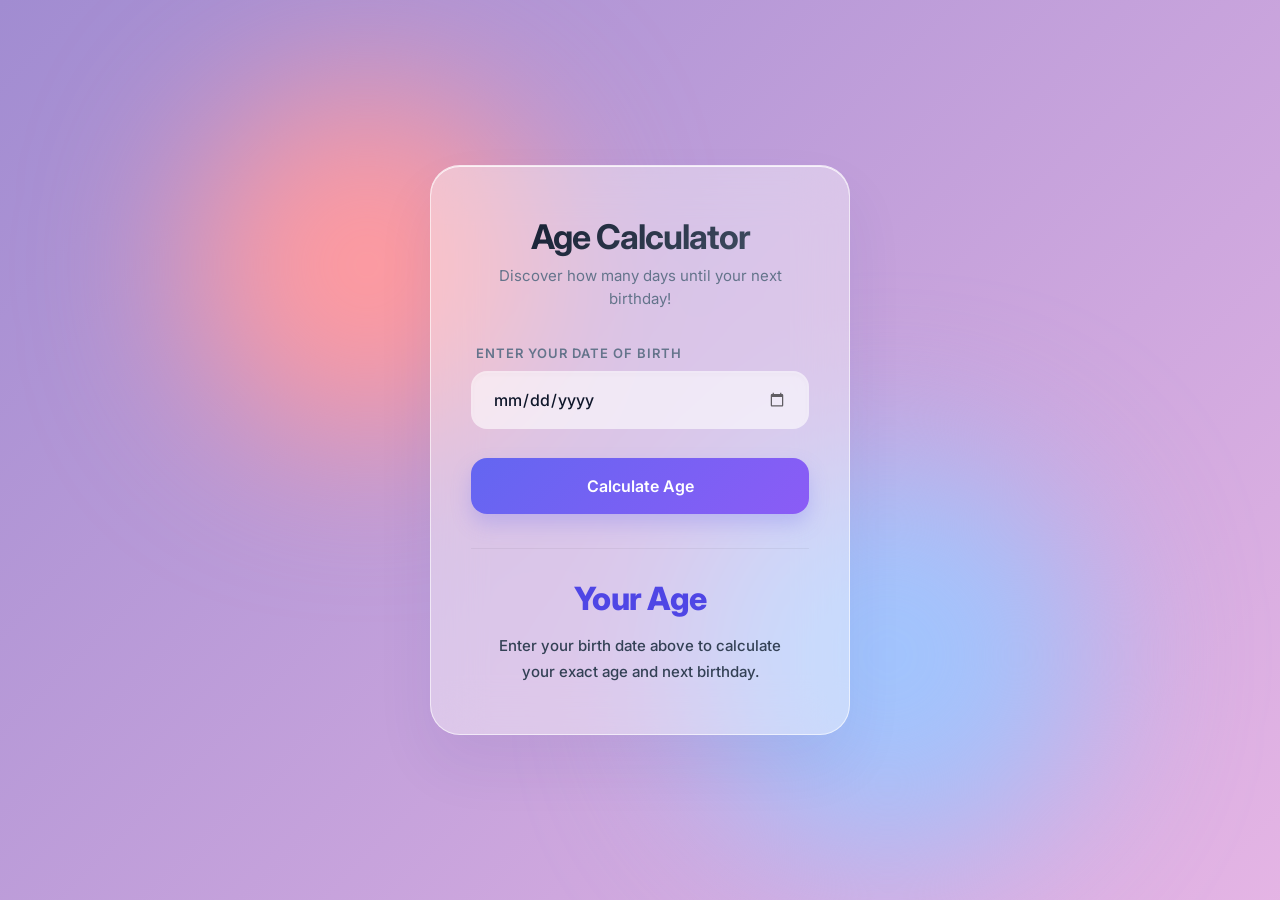
<file: how old am I/index.html>
<!DOCTYPE html>
<html lang="en">

<head>
  <meta charset="UTF-8">
  <meta name="viewport" content="width=device-width, initial-scale=1.0">
  <title>Age Calculator Pro</title>
  <link rel="stylesheet" href="style.css">
  <!-- Google Fonts for modern typography -->
  <link rel="preconnect" href="https://fonts.googleapis.com">
  <link rel="preconnect" href="https://fonts.gstatic.com" crossorigin>
  <link href="https://fonts.googleapis.com/css2?family=Outfit:wght@300;400;600;800&display=swap" rel="stylesheet">
</head>

<body>
  <div class="background-decor decor-1"></div>
  <div class="background-decor decor-2"></div>

  <div class="age-container">
    <h1>Age Calculator</h1>
    <p class="subtitle">Discover how many days until your next birthday!</p>
    <div class="form">
      <div class="input-group">
        <label for="birthday" id="label">Enter your date of birth</label>
        <input type="date" id="birthday" name="birthday">
      </div>
      <button type="button" id="calculate-age">Calculate Age</button>

      <div class="results-container">
        <p id="result">Your Age</p>
        <p id="extra-info">Enter your birth date above to calculate your exact age and next birthday.</p>
      </div>
    </div>
  </div>
  <script src="index.js"></script>
</body>

</html>
</file>
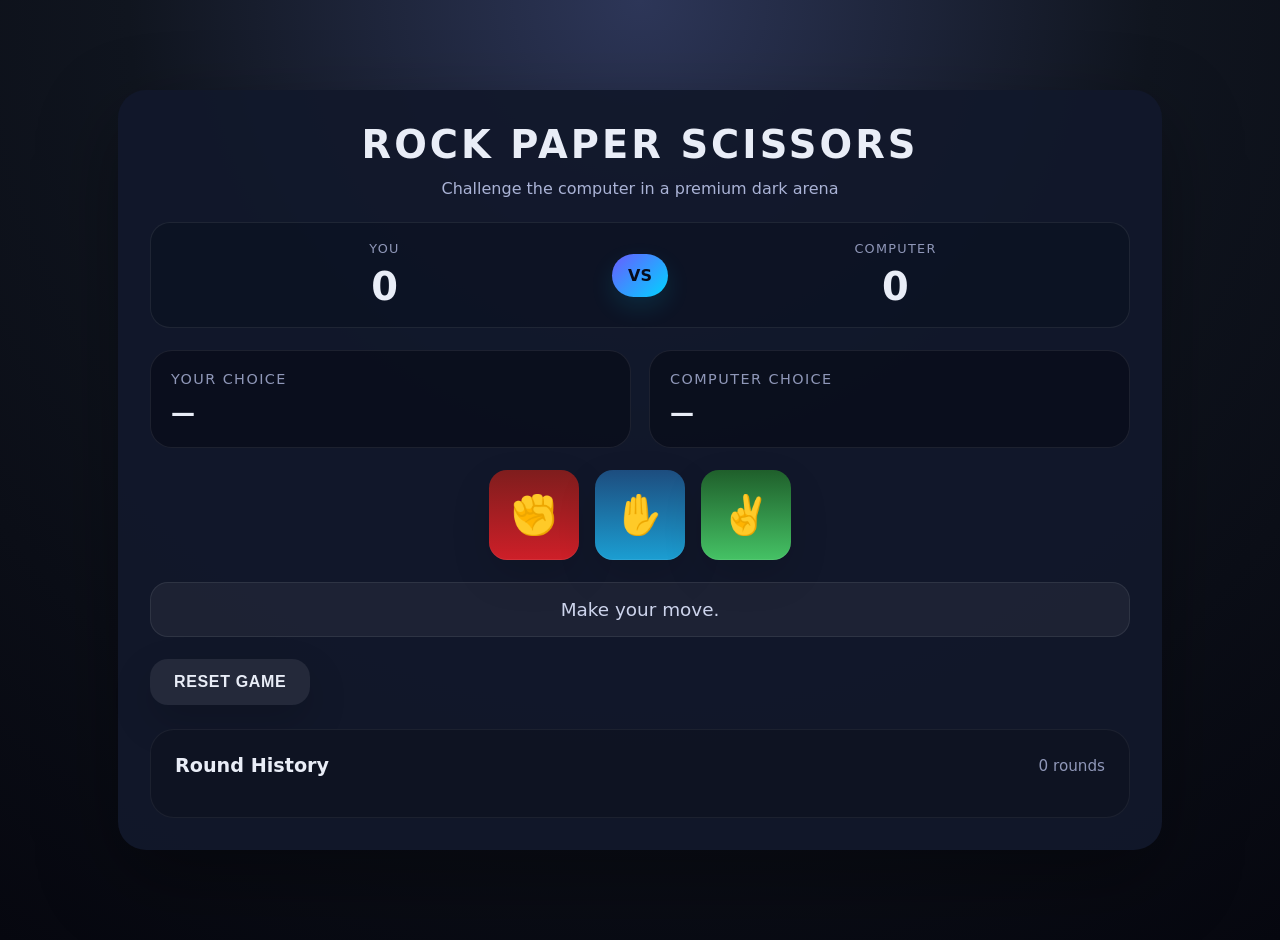
<file: Rock Paper Scissor/index.html>
<!DOCTYPE html>
<html lang="en">
<head>
  <meta charset="UTF-8">
  <meta name="viewport" content="width=device-width, initial-scale=1.0">
  <title>Rock Paper Scissors</title>
  <link rel="stylesheet" href="style.css">
</head>
<body>
  <div class="container">
    <header class="header">
      <h1>Rock Paper Scissors</h1>
      <p class="subtitle">Challenge the computer in a premium dark arena</p>
    </header>

    <section class="panel">
      <div class="scoreboard">
        <div class="score-item">
          <span class="score-label" id="player-one-label">You</span>
          <span id="user-score">0</span>
        </div>
        <div class="vs-badge">VS</div>
        <div class="score-item">
          <span class="score-label" id="player-two-label">Computer</span>
          <span id="comp-score">0</span>
        </div>
      </div>

      <div class="battlefield">
        <div class="choice-card user-card">
          <span class="choice-title">Your Choice</span>
          <span id="user-choice" class="choice-value">—</span>
        </div>
        <div class="choice-card comp-card">
          <span class="choice-title">Computer Choice</span>
          <span id="comp-choice" class="choice-value">—</span>
        </div>
      </div>

      <div class="buttons">
        <button class="move-button" id="rock" data-choice="rock">✊</button>
        <button class="move-button" id="paper" data-choice="paper">✋</button>
        <button class="move-button" id="scissor" data-choice="scissor">✌️</button>
      </div>

      <p class="result" id="result">Make your move.</p>

      <div class="actions">
        <button id="reset-btn" class="reset-button">Reset Game</button>
      </div>
    </section>

    <section class="history-panel">
      <div class="history-header">
        <h2>Round History</h2>
        <span id="round-counter">0 rounds</span>
      </div>
      <ul id="history-list" class="history-list"></ul>
    </section>
  </div>
  <script src="index.js"></script>
</body>
</html>
</file>
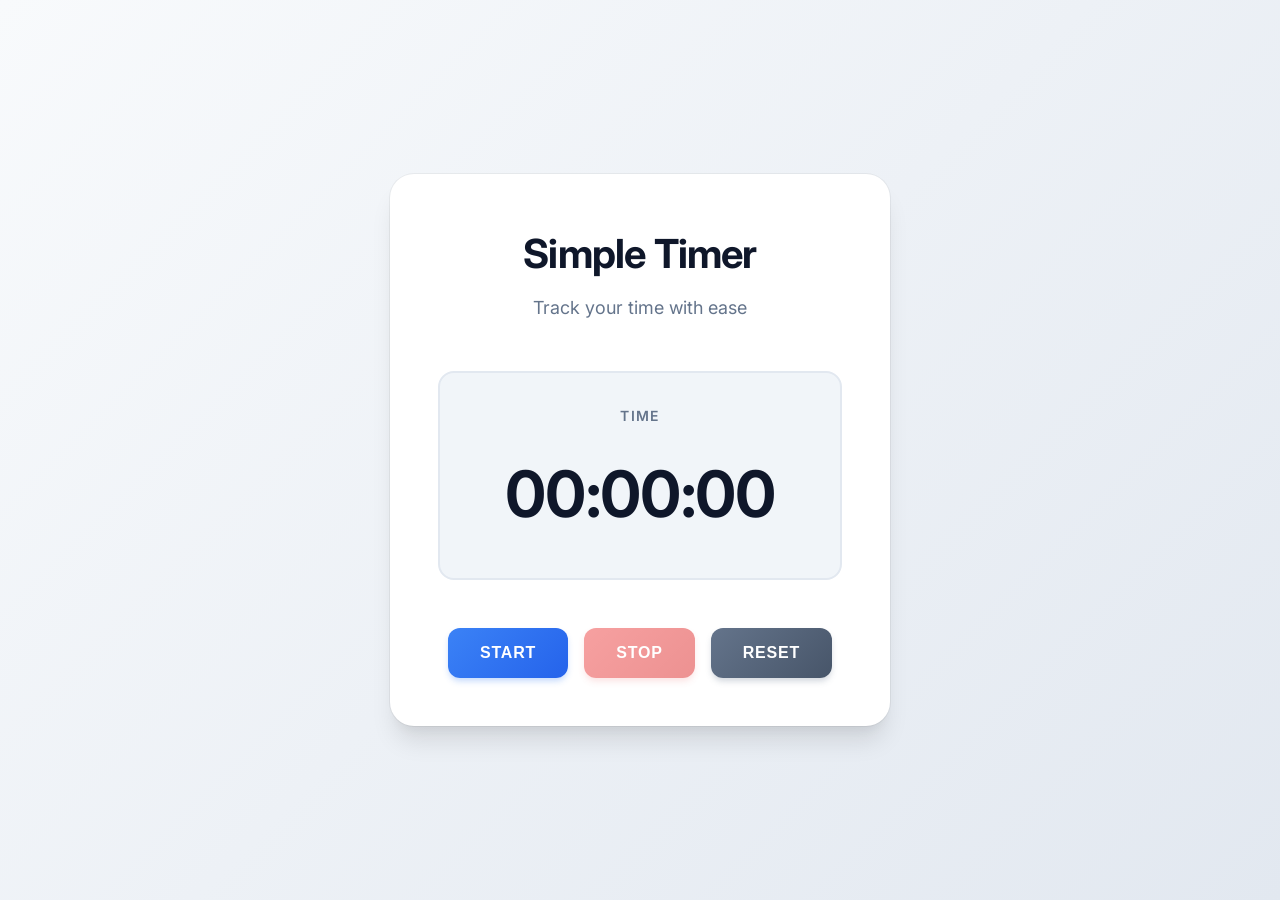
<file: timer/index.html>
<!DOCTYPE html>
<html lang="en">
<head>
  <meta charset="UTF-8">
  <meta name="viewport" content="width=device-width, initial-scale=1.0">
  <title>Simple Timer</title>
  <link rel="stylesheet" href="style.css">
  <link href="https://fonts.googleapis.com/css2?family=Inter:wght@300;400;500;600;700&display=swap" rel="stylesheet">
</head>
<body>
  <main class="container">
    <header class="header">
      <h1 class="title">Simple Timer</h1>
      <p class="subtitle">Track your time with ease</p>
    </header>
    
    <section class="timer-section">
      <div class="timer-display">
        <div class="timer-label">Time</div>
        <div class="timer">00:00:00</div>
      </div>
    </section>
    
    <section class="controls">
      <div class="button-group">
        <button id="start" class="btn btn-primary">
          <span class="btn-icon">Start</span>
        </button>
        <button id="stop" class="btn btn-secondary" disabled>
          <span class="btn-icon">Stop</span>
        </button>
        <button id="reset" class="btn btn-tertiary">
          <span class="btn-icon">Reset</span>
        </button>
      </div>
    </section>
  </main>
  <script src="index.js"></script>
</body>
</html>
</file>
<file: how old am I/style.css>
@import url('https://fonts.googleapis.com/css2?family=Inter:wght@300;400;500;600;700&display=swap');

:root {
  --bg-color: #f8fafc;
  --text-main: #0f172a;
  --text-muted: #64748b;
  --glass-bg: rgba(255, 255, 255, 0.4);
  --glass-border: rgba(255, 255, 255, 0.6);
  --glass-shadow: rgba(31, 38, 135, 0.07);
  --primary: #6366f1;
  --primary-hover: #4f46e5;
  --accent: #ec4899;
}

* {
  box-sizing: border-box;
  margin: 0;
  padding: 0;
}

body {
  font-family: 'Inter', sans-serif;
  min-height: 100vh;
  display: flex;
  align-items: center;
  justify-content: center;
  color: var(--text-main);
  /* Animated Mesh Gradient Background */
  background: linear-gradient(-45deg, #e0c3fc, #8ec5fc, #fbc2eb, #a18cd1);
  background-size: 400% 400%;
  animation: gradientBG 15s ease infinite;
  padding: 20px;
  overflow: hidden;
}

@keyframes gradientBG {
  0% {
    background-position: 0% 50%;
  }

  50% {
    background-position: 100% 50%;
  }

  100% {
    background-position: 0% 50%;
  }
}


.background-decor {
  position: absolute;
  border-radius: 50%;
  filter: blur(80px);
  z-index: -1;
  animation: float 10s ease-in-out infinite;
}

.decor-1 {
  width: 350px;
  height: 350px;
  background-color: #ff9a9e;
  top: 10%;
  left: 15%;
  animation-delay: 0s;
}

.decor-2 {
  width: 400px;
  height: 400px;
  background-color: #a1c4fd;
  bottom: 5%;
  right: 15%;
  animation-delay: -5s;
}

@keyframes float {
  0% {
    transform: translateY(0px) scale(1);
  }

  50% {
    transform: translateY(-30px) scale(1.05);
  }

  100% {
    transform: translateY(0px) scale(1);
  }
}

/* Main Container - Advanced Glassmorphism */
.age-container {
  background: var(--glass-bg);
  backdrop-filter: blur(25px);
  -webkit-backdrop-filter: blur(25px);
  border: 1px solid var(--glass-border);
  box-shadow: 0 30px 60px var(--glass-shadow), inset 0 1px 0 rgba(255, 255, 255, 0.8);
  border-radius: 30px;
  width: 100%;
  max-width: 420px;
  padding: 50px 40px;
  text-align: center;
  position: relative;
  z-index: 10;
  transform: translateY(0);
  transition: all 0.4s cubic-bezier(0.175, 0.885, 0.32, 1.275);
}

.age-container:hover {
  transform: translateY(-8px);
  box-shadow: 0 40px 80px rgba(31, 38, 135, 0.12), inset 0 1px 0 rgba(255, 255, 255, 1);
}

h1 {
  font-size: 34px;
  font-weight: 700;
  letter-spacing: -1px;
  background: linear-gradient(135deg, var(--text-main) 0%, #475569 100%);
  -webkit-background-clip: text;
  -webkit-text-fill-color: transparent;
  margin-bottom: 8px;
}

.subtitle {
  font-size: 15px;
  color: var(--text-muted);
  font-weight: 400;
  margin-bottom: 35px;
  line-height: 1.5;
}

.form {
  display: flex;
  flex-direction: column;
  gap: 24px;
}

.input-group {
  display: flex;
  flex-direction: column;
  align-items: flex-start;
  gap: 10px;
  text-align: left;
}

#label {
  font-size: 13px;
  font-weight: 600;
  color: var(--text-muted);
  text-transform: uppercase;
  letter-spacing: 1px;
  margin-left: 5px;
}

/* Premium Input Field */
#birthday {
  width: 100%;
  padding: 16px 20px;
  font-size: 16px;
  font-family: inherit;
  font-weight: 500;
  color: var(--text-main);
  background: rgba(255, 255, 255, 0.6);
  border: 2px solid transparent;
  border-radius: 16px;
  outline: none;
  transition: all 0.3s ease;
  box-shadow: inset 0 2px 4px rgba(0, 0, 0, 0.02);
}

#birthday::-webkit-calendar-picker-indicator {
  cursor: pointer;
  opacity: 0.6;
  transition: 0.2s;
}

#birthday::-webkit-calendar-picker-indicator:hover {
  opacity: 1;
}

#birthday:focus {
  background: rgba(255, 255, 255, 0.9);
  border-color: rgba(99, 102, 241, 0.4);
  box-shadow: 0 0 0 4px rgba(99, 102, 241, 0.1), inset 0 2px 4px rgba(0, 0, 0, 0.02);
}

/* Beautiful Glowing Button */
#calculate-age {
  width: 100%;
  padding: 18px;
  font-size: 16px;
  font-weight: 600;
  font-family: inherit;
  color: white;
  background: linear-gradient(135deg, var(--primary) 0%, #8b5cf6 100%);
  border: none;
  border-radius: 16px;
  cursor: pointer;
  position: relative;
  overflow: hidden;
  transition: all 0.3s ease;
  box-shadow: 0 10px 20px rgba(99, 102, 241, 0.25);
  margin-top: 5px;
}

#calculate-age::before {
  content: '';
  position: absolute;
  top: 0;
  left: -100%;
  width: 100%;
  height: 100%;
  background: linear-gradient(90deg, transparent, rgba(255, 255, 255, 0.2), transparent);
  transition: all 0.5s ease;
}

#calculate-age:hover {
  transform: translateY(-2px);
  box-shadow: 0 15px 25px rgba(99, 102, 241, 0.4);
  background: linear-gradient(135deg, var(--primary-hover) 0%, #7c3aed 100%);
}

#calculate-age:hover::before {
  left: 100%;
}

#calculate-age:active {
  transform: translateY(1px);
  box-shadow: 0 5px 10px rgba(99, 102, 241, 0.2);
}

/* Results Section with Fade-in effect */
.results-container {
  margin-top: 10px;
  padding-top: 30px;
  border-top: 1px solid rgba(0, 0, 0, 0.05);
  position: relative;
}

#result {
  font-size: 32px;
  font-weight: 800;
  color: var(--primary-hover);
  margin-bottom: 15px;
  letter-spacing: -0.5px;
}

#extra-info {
  font-size: 15px;
  color: #334155;
  line-height: 1.7;
  font-weight: 500;
  white-space: pre-line;
  padding: 0 10px;
}

/* Responsiveness */
@media (max-width: 480px) {
  .age-container {
    padding: 40px 25px;
    border-radius: 24px;
  }

  h1 {
    font-size: 28px;
  }
}
</file>
<file: Rock Paper Scissor/style.css>
body {
  margin: 0;
  padding: 20px;
  min-height: 100vh;
  display: flex;
  align-items: center;
  justify-content: center;
  font-family: 'Inter', system-ui, sans-serif;
  color: #e9edf7;
  background: radial-gradient(circle at top, #2d3658 0%, #10151f 45%, #06070f 100%);
}

.container {
  width: min(100%, 980px);
  padding: 32px;
  border-radius: 28px;
  background: rgba(18, 24, 43, 0.94);
  box-shadow: 0 28px 80px rgba(0, 0, 0, 0.35);
  display: grid;
  gap: 24px;
}

.header {
  text-align: center;
}

.header h1 {
  margin: 0;
  font-size: clamp(2rem, 3vw, 3.4rem);
  letter-spacing: 0.08em;
  text-transform: uppercase;
}

.subtitle {
  margin: 12px auto 0;
  color: #aab3d6;
  max-width: 680px;
  font-size: 1rem;
}

.panel {
  display: grid;
  gap: 22px;
}


.scoreboard {
  display: grid;
  grid-template-columns: 1fr auto 1fr;
  align-items: center;
  gap: 16px;
  padding: 18px 22px;
  border: 1px solid rgba(255, 255, 255, 0.08);
  border-radius: 20px;
  background: rgba(12, 18, 34, 0.72);
}

.score-item {
  display: grid;
  gap: 8px;
  text-align: center;
}

.score-label {
  color: #8f97b8;
  text-transform: uppercase;
  letter-spacing: 0.1em;
  font-size: 0.8rem;
}

.score-item span:last-child {
  font-size: 2.4rem;
  font-weight: 700;
}

.vs-badge {
  background: linear-gradient(135deg, #695cff 0%, #00d4ff 100%);
  color: #070c1a;
  font-weight: 800;
  padding: 12px 16px;
  border-radius: 999px;
  box-shadow: 0 10px 24px rgba(0, 212, 255, 0.12);
}

.battlefield {
  display: grid;
  grid-template-columns: 1fr 1fr;
  gap: 18px;
}

.choice-card {
  padding: 20px;
  border-radius: 22px;
  border: 1px solid rgba(255, 255, 255, 0.08);
  background: rgba(8, 13, 26, 0.75);
  display: grid;
  gap: 12px;
}

.choice-title {
  font-size: 0.9rem;
  color: #8f97b8;
  text-transform: uppercase;
  letter-spacing: 0.1em;
}

.choice-value {
  font-size: 1.5rem;
  font-weight: 700;
}

.buttons {
  display: flex;
  justify-content: center;
  gap: 16px;
  flex-wrap: wrap;
}

.move-button,
.reset-button {
  border: none;
  border-radius: 18px;
  cursor: pointer;
  transition: transform 0.2s ease, box-shadow 0.2s ease, background-color 0.2s ease;
}

.move-button {
  width: 90px;
  height: 90px;
  font-size: 2.4rem;
  background: rgba(255, 255, 255, 0.08);
  color: #f3f6ff;
  box-shadow: inset 0 -1px 0 rgba(255, 255, 255, 0.08), 0 16px 40px rgba(0, 0, 0, 0.12);
}

.move-button:hover {
  transform: translateY(-2px);
  background: rgba(255, 255, 255, 0.12);
}

#rock {
  background: linear-gradient(180deg, #7f1d1d 0%, #ce1f28 100%);
}

#paper {
  background: linear-gradient(180deg, #1d4d7f 0%, #1b9ed2 100%);
}

#scissor {
  background: linear-gradient(180deg, #1f5f2b 0%, #45c265 100%);
}

.reset-button {
  padding: 14px 24px;
  font-size: 1rem;
  font-weight: 700;
  letter-spacing: 0.04em;
  text-transform: uppercase;
  background: rgba(255, 255, 255, 0.08);
  color: #e9edf7;
  box-shadow: 0 16px 40px rgba(0, 0, 0, 0.16);
}

.reset-button:hover {
  background: rgba(255, 255, 255, 0.16);
}

.result {
  margin: 0;
  font-size: 1.15rem;
  color: #cdd4ec;
  text-align: center;
  padding: 16px 20px;
  border-radius: 18px;
  background: rgba(255, 255, 255, 0.05);
  border: 1px solid rgba(255, 255, 255, 0.08);
}

.history-panel {
  padding: 24px;
  border-radius: 24px;
  background: rgba(14, 19, 34, 0.86);
  border: 1px solid rgba(255, 255, 255, 0.06);
}

.history-header {
  display: flex;
  align-items: center;
  justify-content: space-between;
  gap: 16px;
  margin-bottom: 16px;
}

.history-header h2 {
  margin: 0;
  font-size: 1.2rem;
}

.history-header span {
  color: #8f97b8;
  font-size: 0.95rem;
}

.history-list {
  list-style: none;
  padding: 0;
  margin: 0;
  display: grid;
  gap: 12px;
  max-height: 240px;
  overflow-y: auto;
}

.history-list li {
  padding: 14px 16px;
  border-radius: 18px;
  background: rgba(255, 255, 255, 0.04);
  border: 1px solid rgba(255, 255, 255, 0.06);
  font-size: 0.95rem;
  color: #d7dcef;
}

@media (max-width: 720px) {
  .battlefield {
    grid-template-columns: 1fr;
  }

  .scoreboard {
    grid-template-columns: 1fr;
  }

  .vs-badge {
    justify-self: center;
  }
}
</file>
<file: timer/style.css>
/* Reset and base styles */
* {
  margin: 0;
  padding: 0;
  box-sizing: border-box;
}

body {
  font-family: 'Inter', -apple-system, BlinkMacSystemFont, 'Segoe UI', Roboto, sans-serif;
  background: linear-gradient(135deg, #f8fafc 0%, #e2e8f0 100%);
  min-height: 100vh;
  display: flex;
  align-items: center;
  justify-content: center;
  color: #1e293b;
  line-height: 1.6;
}

/* Container */
.container {
  background: white;
  border-radius: 24px;
  padding: 3rem;
  box-shadow: 
    0 20px 25px -5px rgba(0, 0, 0, 0.1),
    0 10px 10px -5px rgba(0, 0, 0, 0.04),
    0 0 0 1px rgba(0, 0, 0, 0.05);
  max-width: 500px;
  width: 90%;
  text-align: center;
}

/* Header */
.header {
  margin-bottom: 3rem;
}

.title {
  font-size: 2.5rem;
  font-weight: 700;
  color: #0f172a;
  margin-bottom: 0.5rem;
  letter-spacing: -0.02em;
}

.subtitle {
  font-size: 1.125rem;
  color: #64748b;
  font-weight: 400;
}

/* Timer section */
.timer-section {
  margin-bottom: 3rem;
}

.timer-display {
  background: #f1f5f9;
  border-radius: 16px;
  padding: 2rem;
  border: 2px solid #e2e8f0;
  position: relative;
  overflow: hidden;
}


.timer-label {
  font-size: 0.875rem;
  font-weight: 600;
  color: #64748b;
  text-transform: uppercase;
  letter-spacing: 0.1em;
  margin-bottom: 1rem;
}

.timer {
  font-size: 4rem;
  font-weight: 700;
  color: #0f172a;
  font-variant-numeric: tabular-nums;
  letter-spacing: -0.02em;
  transition: color 0.3s ease;
}

.timer.running {
  color: #3b82f6;
}

/* Controls */
.controls {
  margin-top: 2rem;
}

.button-group {
  display: flex;
  gap: 1rem;
  justify-content: center;
  flex-wrap: wrap;
}

.btn {
  padding: 1rem 2rem;
  border: none;
  border-radius: 12px;
  font-size: 1rem;
  font-weight: 600;
  cursor: pointer;
  transition: all 0.2s cubic-bezier(0.4, 0, 0.2, 1);
  position: relative;
  overflow: hidden;
  min-width: 100px;
  text-transform: uppercase;
  letter-spacing: 0.05em;
}

.btn::before {
  content: '';
  position: absolute;
  top: 50%;
  left: 50%;
  width: 0;
  height: 0;
  border-radius: 50%;
  background: rgba(255, 255, 255, 0.3);
  transform: translate(-50%, -50%);
  transition: width 0.3s, height 0.3s;
}

.btn:active::before {
  width: 300px;
  height: 300px;
}

.btn-primary {
  background: linear-gradient(135deg, #3b82f6, #2563eb);
  color: white;
  box-shadow: 0 4px 6px -1px rgba(59, 130, 246, 0.3);
}

.btn-primary:hover {
  background: linear-gradient(135deg, #2563eb, #1d4ed8);
  transform: translateY(-2px);
  box-shadow: 0 10px 15px -3px rgba(59, 130, 246, 0.4);
}

.btn-secondary {
  background: linear-gradient(135deg, #ef4444, #dc2626);
  color: white;
  box-shadow: 0 4px 6px -1px rgba(239, 68, 68, 0.3);
}

.btn-secondary:hover:not(:disabled) {
  background: linear-gradient(135deg, #dc2626, #b91c1c);
  transform: translateY(-2px);
  box-shadow: 0 10px 15px -3px rgba(239, 68, 68, 0.4);
}

.btn-tertiary {
  background: linear-gradient(135deg, #64748b, #475569);
  color: white;
  box-shadow: 0 4px 6px -1px rgba(100, 116, 139, 0.3);
}

.btn-tertiary:hover {
  background: linear-gradient(135deg, #475569, #334155);
  transform: translateY(-2px);
  box-shadow: 0 10px 15px -3px rgba(100, 116, 139, 0.4);
}

.btn:disabled {
  opacity: 0.5;
  cursor: not-allowed;
  transform: none !important;
}

.btn:focus {
  outline: 2px solid #3b82f6;
  outline-offset: 2px;
}

/* Responsive design */
@media (max-width: 480px) {
  .container {
    padding: 2rem;
    margin: 1rem;
  }
  
  .title {
    font-size: 2rem;
  }
  
  .timer {
    font-size: 3rem;
  }
  
  .button-group {
    flex-direction: column;
    align-items: stretch;
  }
  
  .btn {
    min-width: auto;
  }
}

/* Subtle animations */
@keyframes fadeIn {
  from {
    opacity: 0;
    transform: translateY(10px);
  }
  to {
    opacity: 1;
    transform: translateY(0);
  }
}

.container {
  animation: fadeIn 0.5s ease-out;
}
</file>
